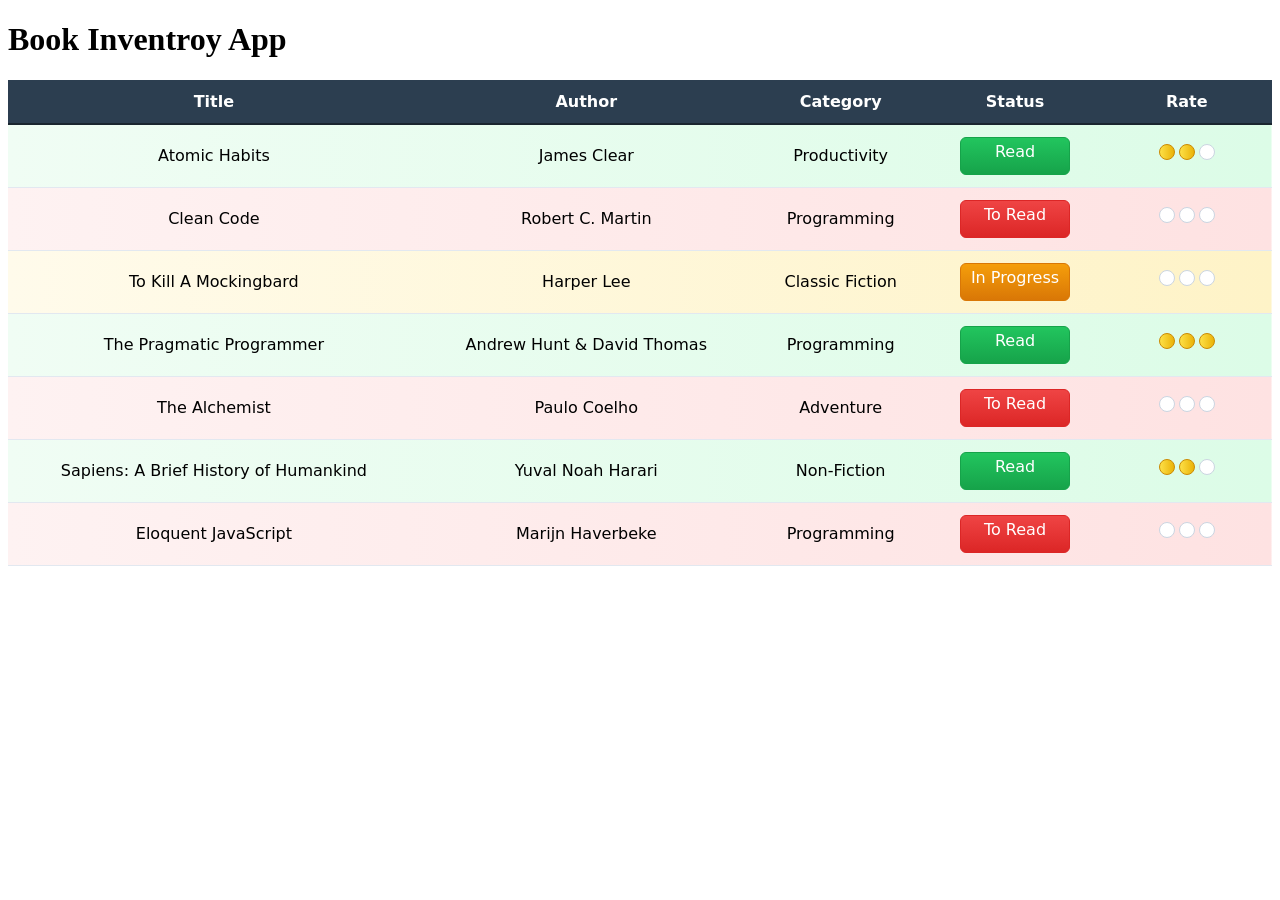
<file: book-inventory-app/index.html>
<!DOCTYPE html>
<html lang="en">
<head>
    <meta charset="UTF-8">
    <meta name="viewport" content="width=device-width, initial-scale=1.0">
    <title>Book Inventory</title>
    <link rel="stylesheet" href="styles.css">
</head>
<body>
    <h1>Book Inventroy App</h1>
    <table>
        <thead>
            <tr>
                <th>Title</th>
                <th>Author</th>
                <th>Category</th>
                <th>Status</th>
                <th>Rate</th>
            </tr>
        </thead>

        <tbody>
            <tr class="read">
                <td>Atomic Habits</td>
                <td>James Clear</td>
                <td>Productivity</td>
                <td><span class="status">Read</span></td>
                <td><span class="rate two"><span></span><span></span><span></span></span></td>
            </tr>

            <tr class="to-read">
                <td>Clean Code</td>
                <td>Robert C. Martin</td>
                <td>Programming</td>
                <td><span class="status">To Read</span></td>
                <td><span class="rate"><span></span><span></span><span></span></span></td>
            </tr>
            
            <tr class="in-progress">
                <td>To Kill A Mockingbard</td>
                <td>Harper Lee</td>
                <td>Classic Fiction</td>
                <td><span class="status">In Progress</span></td>
                <td><span class="rate"><span></span><span></span><span></span></span></td>
            </tr>

            <tr class="read">
                <td>The Pragmatic Programmer</td>
                <td>Andrew Hunt & David Thomas</td>
                <td>Programming</td>
                <td><span class="status">Read</span></td>
                <td><span class="rate three"><span></span><span></span><span></span></span></td>
            </tr>

            <tr class="to-read">
                <td>The Alchemist</td>
                <td>Paulo Coelho</td>
                <td>Adventure</td>
                <td><span class="status">To Read</span></td>
                <td><span class="rate"><span></span><span></span><span></span></span></td>
            </tr>

            <tr class="read">
                <td>Sapiens: A Brief History of Humankind</td>
                <td>Yuval Noah Harari</td>
                <td>Non-Fiction</td>
                <td><span class="status">Read</span></td>
                <td><span class="rate two"><span></span><span></span><span></span></span></td>
            </tr>

            <tr class="to-read">
                <td>Eloquent JavaScript</td>
                <td>Marijn Haverbeke</td>
                <td>Programming</td>
                <td><span class="status">To Read</span></td>
                <td><span class="rate"><span></span><span></span><span></span></span></td>
            </tr>
        </tbody>

    </table>
</body>
</html>
</file>
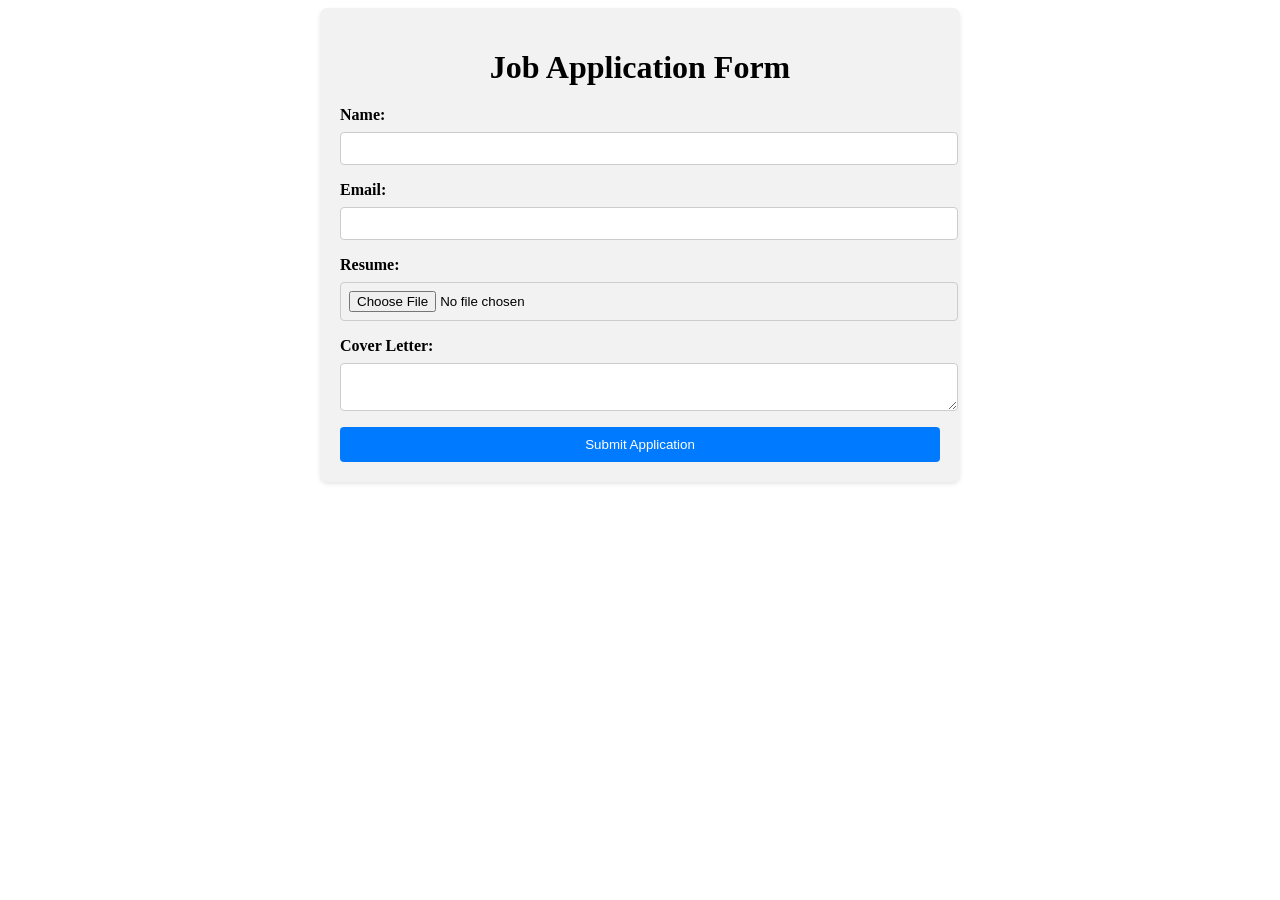
<file: job-application-form/index.html>
<!DOCTYPE html>
<html lang="en">
<head>
    <meta charset="UTF-8">
    <meta name="viewport" content="width=device-width, initial-scale=1.0">
    <title>Document</title>
    <link rel="stylesheet" href="styles.css">
</head>
<body>
    <form class="container">

        <h1>Job Application Form</h1>
        
        <label for="name">Name:</label>
        <input type="text" id="name" name="name" required>

        <label for="email">Email:</label>
        <input type="email" id="email" name="email" required>

        <label for="resume">Resume:</label>
        <input type="file" id="resume" name="resume" accept=".pdf,.doc,.docx" required>

        <label for="cover-letter">Cover Letter:</label>
        <textarea id="cover-letter" name="cover-letter" required></textarea>

        <button type="submit">Submit Application</button>
    </form>

</body>
</html>
</file>
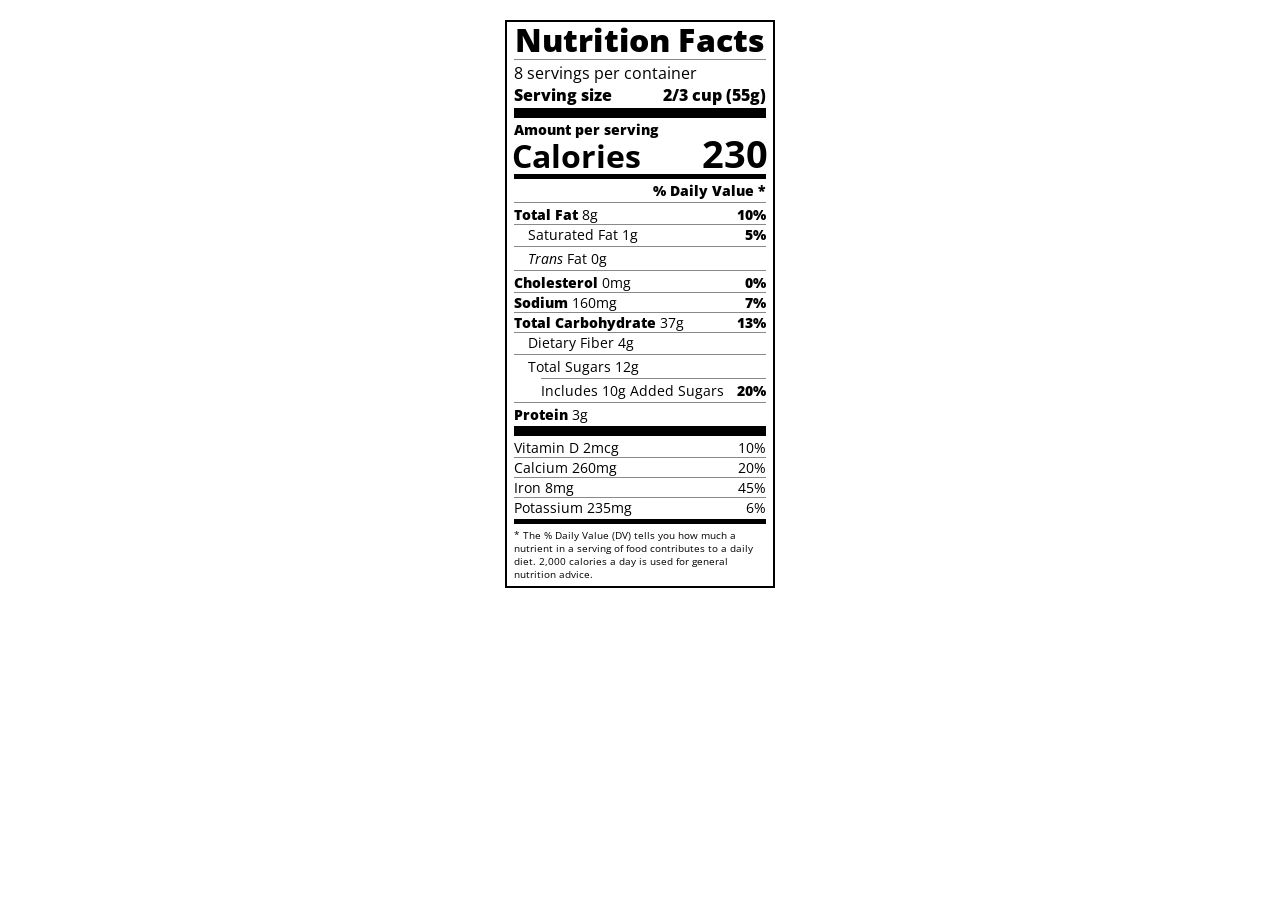
<file: nutritional-label/index.html>
<!DOCTYPE html>
<html lang="en">

<head>
  <meta charset="UTF-8">
  <title>Nutrition Label</title>
  <link href="https://fonts.googleapis.com/css?family=Open+Sans:400,700,800" rel="stylesheet">
  <link href="./styles.css" rel="stylesheet">
</head>

<body>
  <div class="label">
    <header>
      <h1 class="bold">Nutrition Facts</h1>
      <div class="divider"></div>
      <p>8 servings per container</p>
      <p class="bold">Serving size <span>2/3 cup (55g)</span></p>
    </header>
    <div class="divider large"></div>
    <div class="calories-info">
      <div class="left-container">
        <h2 class="bold small-text">Amount per serving</h2>
        <p>Calories</p>
      </div>
      <span>230</span>
    </div>
    <div class="divider medium"></div>
    <div class="daily-value small-text">
      <p class="bold right no-divider">% Daily Value *</p>
      <div class="divider"></div>
      <p><span><span class="bold">Total Fat</span> 8g</span> <span class="bold">10%</span></p>
      <p class="indent no-divider">Saturated Fat 1g <span class="bold">5%</span></p>
      <div class="divider"></div>
      <p class="indent no-divider"><span><i>Trans</i> Fat 0g</span></p>
      <div class="divider"></div>
      <p><span><span class="bold">Cholesterol</span> 0mg</span> <span class="bold">0%</span></p>
      <p><span><span class="bold">Sodium</span> 160mg</span> <span class="bold">7%</span></p>
      <p><span><span class="bold">Total Carbohydrate</span> 37g</span> <span class="bold">13%</span></p>
      <p class="indent no-divider">Dietary Fiber 4g</p>
      <div class="divider"></div>
      <p class="indent no-divider">Total Sugars 12g</p>
      <div class="divider double-indent"></div>
      <p class="double-indent no-divider">Includes 10g Added Sugars <span class="bold">20%</span></p>
      <div class="divider"></div>
      <p class="no-divider"><span><span class="bold">Protein</span> 3g</span></p>
      <div class="divider large"></div>
      <p>Vitamin D 2mcg <span>10%</span></p>
      <p>Calcium 260mg <span>20%</span></p>
      <p>Iron 8mg <span>45%</span></p>
      <p class="no-divider">Potassium 235mg <span>6%</span></p>
    </div>
    <div class="divider medium"></div>
    <p class="note">* The % Daily Value (DV) tells you how much a nutrient in a serving of food contributes to a daily
      diet. 2,000 calories a day is used for general nutrition advice.</p>
  </div>
</body>
</html>
</file>
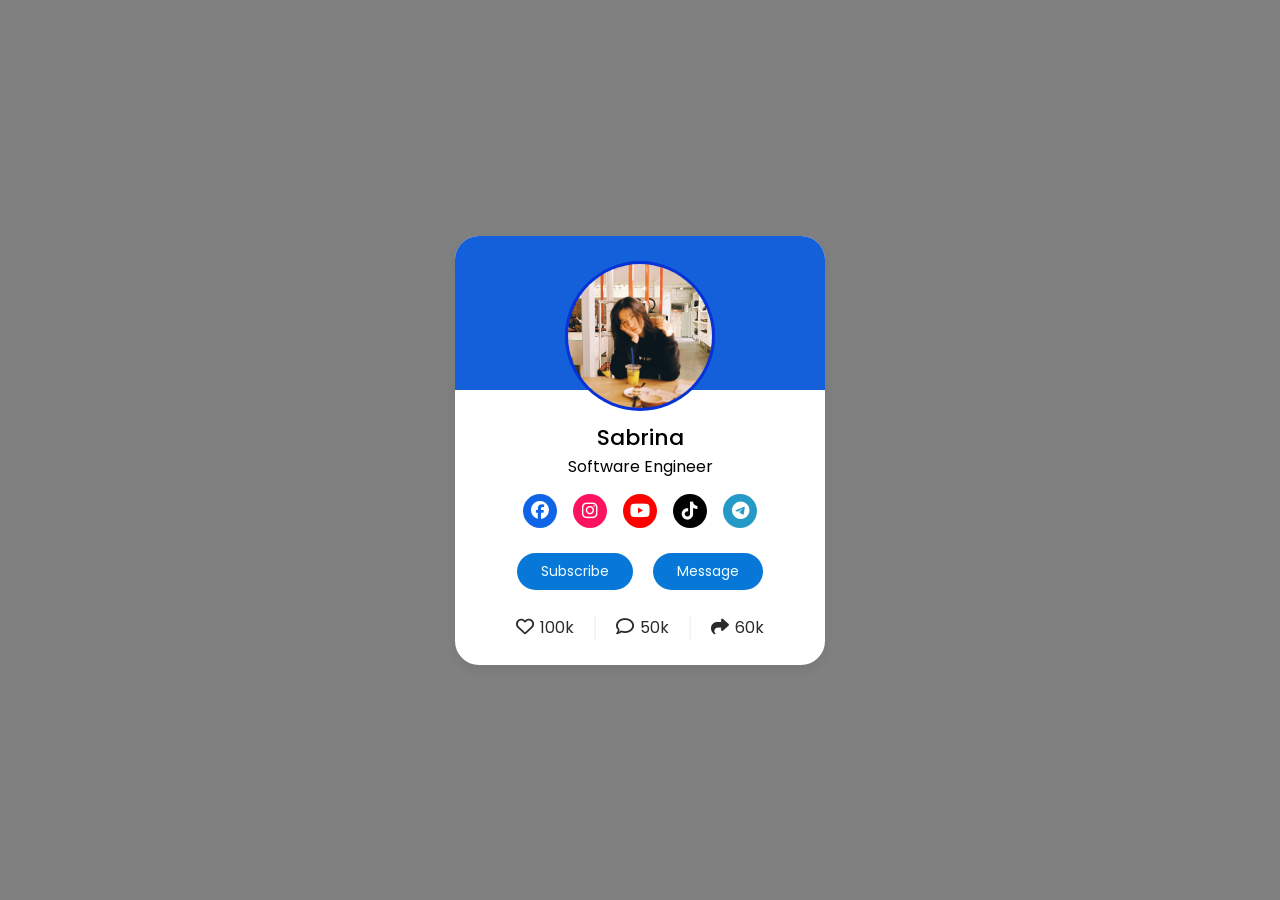
<file: profile-card/index.html>
<!DOCTYPE html>
<html lang="en">
<head>
    <meta charset="UTF-8">
    <meta name="viewport" content="width=device-width, initial-scale=1.0">
    <title>Profile Card</title>
    
    <!--CSS-->
    <link rel="stylesheet" href="style.css">

    <!--Icons-->
    <link rel="stylesheet" href="https://cdnjs.cloudflare.com/ajax/libs/font-awesome/6.4.0/css/all.min.css">
    
</head>
<body>
    <div class="profile-card">
        <div class="image">
            <img src="profile.jpg" alt="profile" class="profile-image">
        </div>

        <div class="text-data">
            <span class="name">Sabrina</span>
            <span class="job">Software Engineer</span>
        </div>

        <div class="media-buttons">
            <a href="#" style="background-color: rgb(16, 101, 230);" class="link">
                <i class="fa-brands fa-facebook"></i>
            </a>
            <a href="#" style="background-color: rgb(254, 19, 94);" class="link">
                <i class="fa-brands fa-instagram"></i>
            </a>
            <a href="#" style="background-color: red;" class="link">
                <i class="fa-brands fa-youtube"></i>
            </a>
            <a href="#" style="background-color: black;" class="link">
                <i class="fa-brands fa-tiktok"></i>
            </a>
            <a href="#" style="background-color: rgb(38, 154, 199);" class="link">
                <i class="fa-brands fa-telegram"></i>
            </a>
        </div>

        <div class="buttons">
            <button class="button">Subscribe</button>
            <button class="button">Message</button>
        </div>

        <div class="analytics">
            <div class="data">
                <i class="fa-regular fa-heart"></i>
                <span class="number">100k</span>
            </div>
            <div class="data">
                <i class="fa-regular fa-comment"></i>
                <span class="number">50k</span>
            </div>
            <div class="data">
                <i class="fa-solid fa-share"></i>
                <span class="number">60k</span>
            </div>
        </div>
    </div>
</body>
</html>
</file>
<file: book-inventory-app/styles.css>
span {
  display: inline-block;
}

table {
  width: 100%;
  border-collapse: collapse; 
  font-family: system-ui, -apple-system, sans-serif;
}

thead th {
  background-color: #2c3e50;
  color: #ffffff;
  font-size: 16px;
  font-weight: 600;
  padding: 12px 16px;
  text-align: center; 
  border-bottom: 2px solid #1a252f;
}

th, td {
  padding: 12px 16px;
  border-bottom: 1px solid #e2e8f0;
}

tr[class="read"] {
  background-image: linear-gradient(to right, #f0fdf4, #dcfce7);
  text-align: center;
}

tr[class="to-read"] {
  background-image: linear-gradient(to right, #fef2f2, #fee2e2);
  text-align: center;
}

tr[class="in-progress"] {
  background-image: linear-gradient(to right, #fffbeb, #fef3c7);
  text-align: center;
}

tr[class="read"] span[class="status"] {
  border: 1px solid #16a34a;
  border-radius: 6px;
  color: #ffffff;
  font-weight: 500;
  text-align: center;
  background-image: linear-gradient(to bottom, #22c55e, #16a34a);
}

tr[class="to-read"] span[class="status"] {
  border: 1px solid #dc2626;
  border-radius: 6px;
  color: #ffffff;
  font-weight: 500;
  text-align: center;
  background-image: linear-gradient(to bottom, #ef4444, #dc2626);
}

tr[class="in-progress"] span[class="status"] {
  border: 1px solid #d97706;
  border-radius: 6px;
  color: #ffffff;
  font-weight: 500;
  text-align: center;
  background-image: linear-gradient(to bottom, #f59e0b, #d97706);
}

span[class="status"], span[class^="rate"] {
  height: 28px;
  width: 100px;
  padding: 4px;
}

span[class^="rate"] > span {
  border: 1px solid #cbd5e1;
  border-radius: 50%;
  margin: 2px;
  height: 14px;
  width: 14px;
  background-color: #ffffff;
}

span[class~="one"] span:first-child,
span[class~="two"] span:nth-child(-n+2),
span[class~="three"] span {
  background-image: linear-gradient(to right, #fde047, #eab308);
  border-color: #ca8a04;
}
</file>
<file: job-application-form/styles.css>
.container{
    display: flex;
    flex-direction: column;
    max-width: 600px;
    margin: 0 auto;
    padding: 20px;
    background-color: #f2f2f2;
    border-radius: 8px;
    box-shadow: 0 2px 4px rgba(0, 0, 0, 0.1);
}

h1{
    text-align: center;
    margin-bottom: 20px;
}

label{
    display: block;
    margin-bottom: 8px;
    font-weight: bold;
}

input[type="text"],
input[type="email"],
input[type="file"],
textarea{
    width: 100%;
    padding: 8px;
    margin-bottom: 16px;
    border: 1px solid #ccc;
    border-radius: 4px;
}

button{
    padding: 10px 20px;
    background-color: #007BFF;
    color: #fff;
    border: none;
    border-radius: 4px;
    cursor: pointer;
}

button:hover{
    background-color: #0056b3;
}

button:disabled{
    background-color: #ccc;
    cursor: not-allowed;
}

button:disabled:hover{
    background-color: #ccc;
}
</file>
<file: nutritional-label/styles.css>
* {
  box-sizing: border-box;
}

html {
  font-size: 16px;
}

body {
  font-family: 'Open Sans', sans-serif;
}

.label {
  border: 2px solid black;
  width: 270px;
  margin: 20px auto;
  padding: 0 7px;
}

header h1 {
  text-align: center;
  margin: -4px 0;
  letter-spacing: 0.15px
}

p {
  margin: 0;
  display: flex;
  justify-content: space-between;
}

.divider {
  border-bottom: 1px solid #888989;
  margin: 2px 0;
}

.bold {
  font-weight: 800;
}

.large {
  height: 10px;
}

.large, .medium {
  background-color: black;
  border: 0;
}

.medium {
  height: 5px;
}

.small-text {
  font-size: 0.85rem;
}


.calories-info {
  display: flex;
  justify-content: space-between;
  align-items: flex-end;
}

.calories-info h2 {
  margin: 0;
}

.left-container p {
  margin: -5px -2px;
  font-size: 2em;
  font-weight: 700;
}

.calories-info span {
  margin: -7px -2px;
  font-size: 2.4em;
  font-weight: 700;
}

.right {
  justify-content: flex-end;
}

.indent {
  margin-left: 1em;
}

.double-indent {
  margin-left: 2em;
}

.daily-value p:not(.no-divider) {
  border-bottom: 1px solid #888989;
}

.note {
  font-size: 0.6rem;
  margin: 5px 0;
  
}
</file>
<file: profile-card/style.css>
@import url('https://fonts.googleapis.com/css2?family=Poppins:wght@300;400;500;600&display=swap');

*{
    margin: 0;
    padding: 0;
    box-sizing: border-box;
    font-family: "Poppins", sans-serif;
}

body{
    height: 100vh;
    display: flex;
    align-items: center;
    justify-content: center;
    background-color: gray;
}

.profile-card{
    display: flex;
    flex-direction: column;
    align-items: center;
    max-width: 370px;
    width: 100%;
    background: white;
    border-radius: 24px;
    padding: 25px;
    box-shadow: 0 5px 10px rgba(48, 46, 46, 0.1);
    position: relative;
}

.profile-card::before{
    content: "";
    position: absolute;
    top: 0;
    left: 0;
    height: 36%;
    width: 100%;
    border-radius: 24px 24px 0 0;
    background-color: rgb(20, 96, 219);
}

.image{
    position: relative;
    height: 150px;
    width: 150px;
    border-radius: 50%;
    background-color: rgb(6, 51, 215);
    padding: 3px;
    margin-bottom: 10px;
}

.image .profile-image{
    height: 100%;
    width: 100%;
    object-fit: cover;
    border-radius: 50%;
    border: 3px snow;
}

.profile-card .text-data{
    display: flex;
    flex-direction: column;
    align-items: center;
    color: black;
}

.text-data .name{
    font-size: 22px;
    font-weight: 500;
}

.text-data .job{
    font-size: 16px;
    font-weight: 400;
}

.profile-card .media-buttons{
    display: flex;
    align-items: center;
    margin-top: 15px;
}

.media-buttons .link{
    display: flex;
    align-items: center;
    justify-content: center;
    color: white;
    font-size: 18px;
    height: 34px;
    width: 34px;
    border-radius: 50%;
    margin: 0 8px;
    background-color: aqua;
    text-decoration: none;
}

.profile-card .buttons{
    display: flex;
    align-items: center;
    margin-top: 25px;
}

.buttons .button{
    color: azure;
    font-size: 14px;
    font-weight: 400;
    border: none;
    border-radius: 24px;
    margin: 0 10px;
    padding: 8px 24px;
    background-color: rgb(7, 119, 216);
    cursor: pointer;
    transition: all 0.3s ease;
}

.buttons .button:hover{
    background-color: rgb(21, 21, 190);
}

.profile-card .analytics{
    display: flex;
    align-items: center;
    margin-top: 25px;
}

.analytics .data{
    display: flex;
    align-items: center;
    color: rgb(44, 41, 41);
    padding: 0 20px;
    border-right: 2px solid whitesmoke;
}

.data i{
    font-size: 18px;
    margin-right: 6px;
}

.data:last-child{
    border-right: none;
}
</file>
